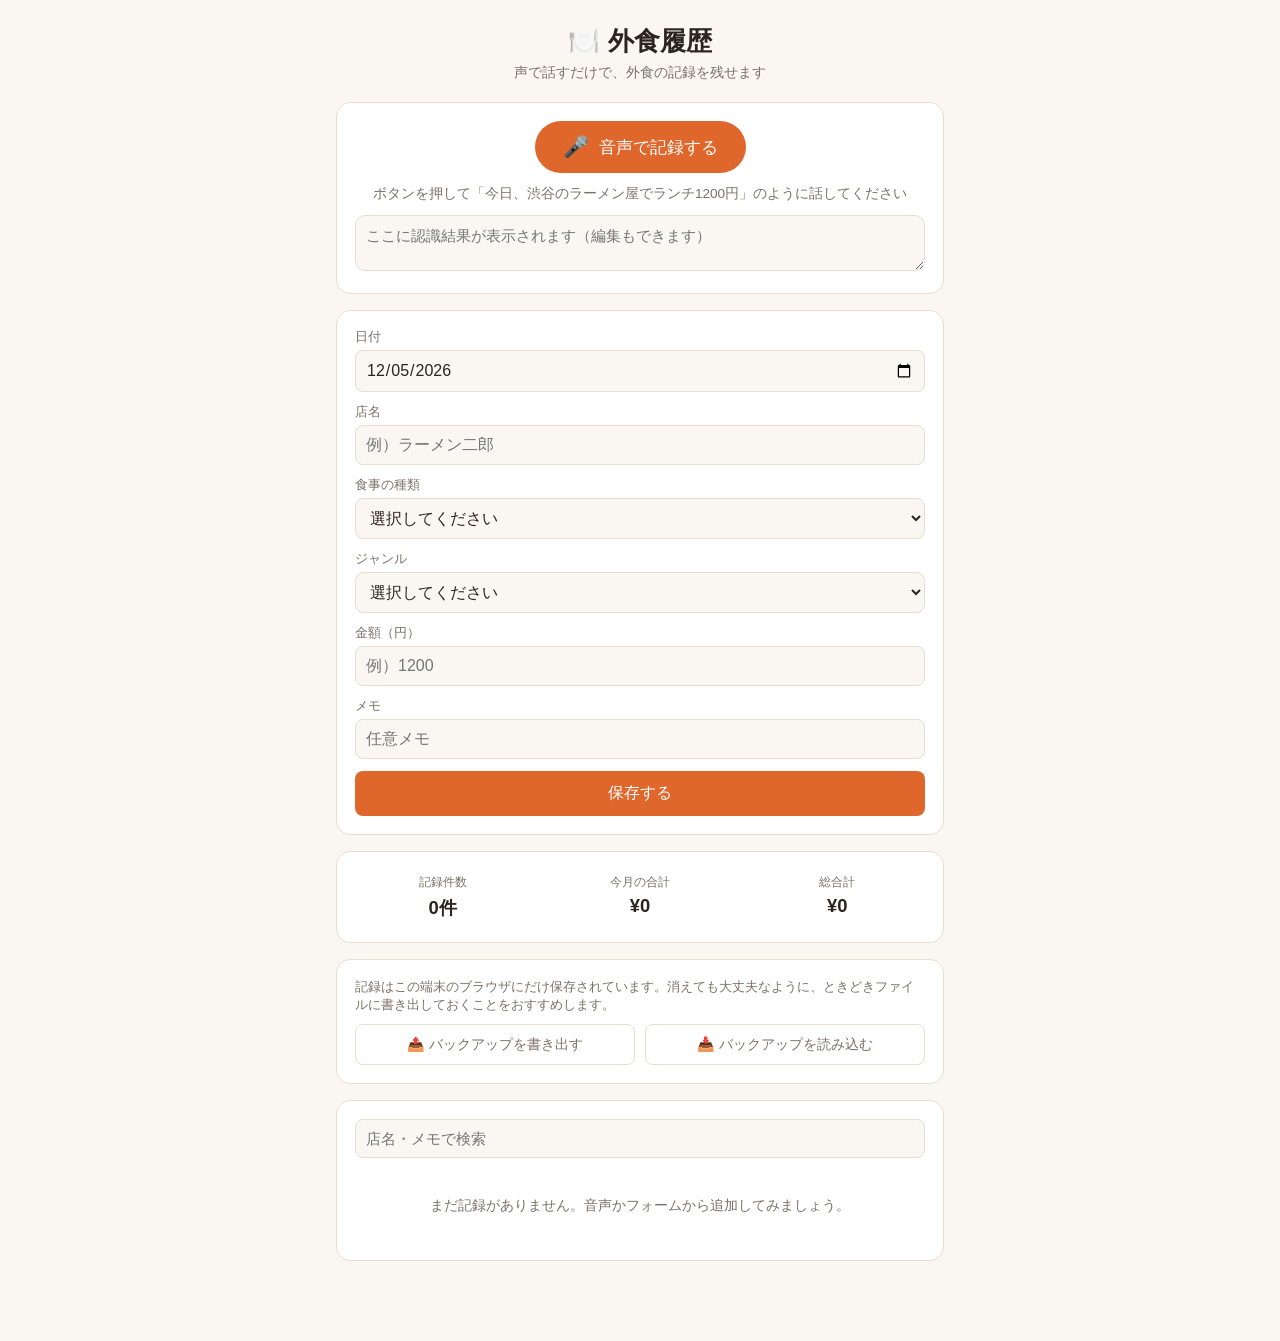
<file: index.html>
<!DOCTYPE html>
<html lang="ja">
<head>
<meta charset="UTF-8">
<meta name="viewport" content="width=device-width, initial-scale=1.0, viewport-fit=cover">
<title>外食履歴 | 音声で記録</title>
<meta name="theme-color" content="#e0672c">
<meta name="mobile-web-app-capable" content="yes">
<meta name="apple-mobile-web-app-capable" content="yes">
<meta name="apple-mobile-web-app-status-bar-style" content="black-translucent">
<meta name="apple-mobile-web-app-title" content="外食履歴">
<link rel="manifest" href="manifest.webmanifest">
<link rel="stylesheet" href="style.css?v=3">
</head>
<body>
<div class="app">
  <header class="app-header">
    <h1>🍽️ 外食履歴</h1>
    <p class="subtitle">声で話すだけで、外食の記録を残せます</p>
  </header>

  <section class="voice-panel" aria-label="音声入力">
    <button id="voiceBtn" class="voice-btn" type="button">
      <span class="voice-btn-icon" aria-hidden="true">🎤</span>
      <span class="voice-btn-label">音声で記録する</span>
    </button>
    <p id="voiceStatus" class="voice-status" role="status" aria-live="polite">
      ボタンを押して「今日、渋谷のラーメン屋でランチ1200円」のように話してください
    </p>
    <p id="voiceUnsupported" class="voice-unsupported" hidden>
      お使いのブラウザは音声入力に対応していません。下のフォームから手入力してください。
    </p>
    <textarea id="transcript" class="transcript" rows="2" placeholder="ここに認識結果が表示されます（編集もできます）"></textarea>
  </section>

  <section class="form-panel" aria-label="記録の内容">
    <form id="entryForm">
      <input type="hidden" id="entryId">
      <div class="field-row">
        <label for="date">日付</label>
        <input type="date" id="date" required>
      </div>
      <div class="field-row">
        <label for="store">店名</label>
        <input type="text" id="store" placeholder="例）ラーメン二郎" required>
      </div>
      <div class="field-row">
        <label for="mealType">食事の種類</label>
        <select id="mealType">
          <option value="">選択してください</option>
        </select>
      </div>
      <div class="field-row">
        <label for="genre">ジャンル</label>
        <select id="genre">
          <option value="">選択してください</option>
        </select>
      </div>
      <div class="field-row">
        <label for="amount">金額（円）</label>
        <input type="number" id="amount" min="0" step="1" placeholder="例）1200">
      </div>
      <div class="field-row">
        <label for="memo">メモ</label>
        <input type="text" id="memo" placeholder="任意メモ">
      </div>
      <div class="form-actions">
        <button type="submit" id="saveBtn" class="primary-btn">保存する</button>
        <button type="button" id="cancelEditBtn" class="ghost-btn" hidden>編集をキャンセル</button>
      </div>
    </form>
  </section>

  <section class="summary-panel" aria-label="集計">
    <div class="summary-card">
      <span class="summary-label">記録件数</span>
      <span id="summaryCount" class="summary-value">0件</span>
    </div>
    <div class="summary-card">
      <span class="summary-label">今月の合計</span>
      <span id="summaryMonthTotal" class="summary-value">¥0</span>
    </div>
    <div class="summary-card">
      <span class="summary-label">総合計</span>
      <span id="summaryTotal" class="summary-value">¥0</span>
    </div>
  </section>

  <section class="backup-panel" aria-label="バックアップ">
    <p class="backup-desc">記録はこの端末のブラウザにだけ保存されています。消えても大丈夫なように、ときどきファイルに書き出しておくことをおすすめします。</p>
    <div class="backup-actions">
      <button type="button" id="exportBtn" class="ghost-btn">📤 バックアップを書き出す</button>
      <button type="button" id="importBtn" class="ghost-btn">📥 バックアップを読み込む</button>
      <input type="file" id="importFile" accept="application/json,.json" hidden>
    </div>
  </section>

  <section class="history-panel" aria-label="外食履歴一覧">
    <div class="history-toolbar">
      <input type="search" id="searchInput" placeholder="店名・メモで検索">
    </div>
    <ul id="historyList" class="history-list"></ul>
    <p id="emptyState" class="empty-state" hidden>まだ記録がありません。音声かフォームから追加してみましょう。</p>
  </section>
</div>

<script src="app.js?v=7"></script>
</body>
</html>
</file>
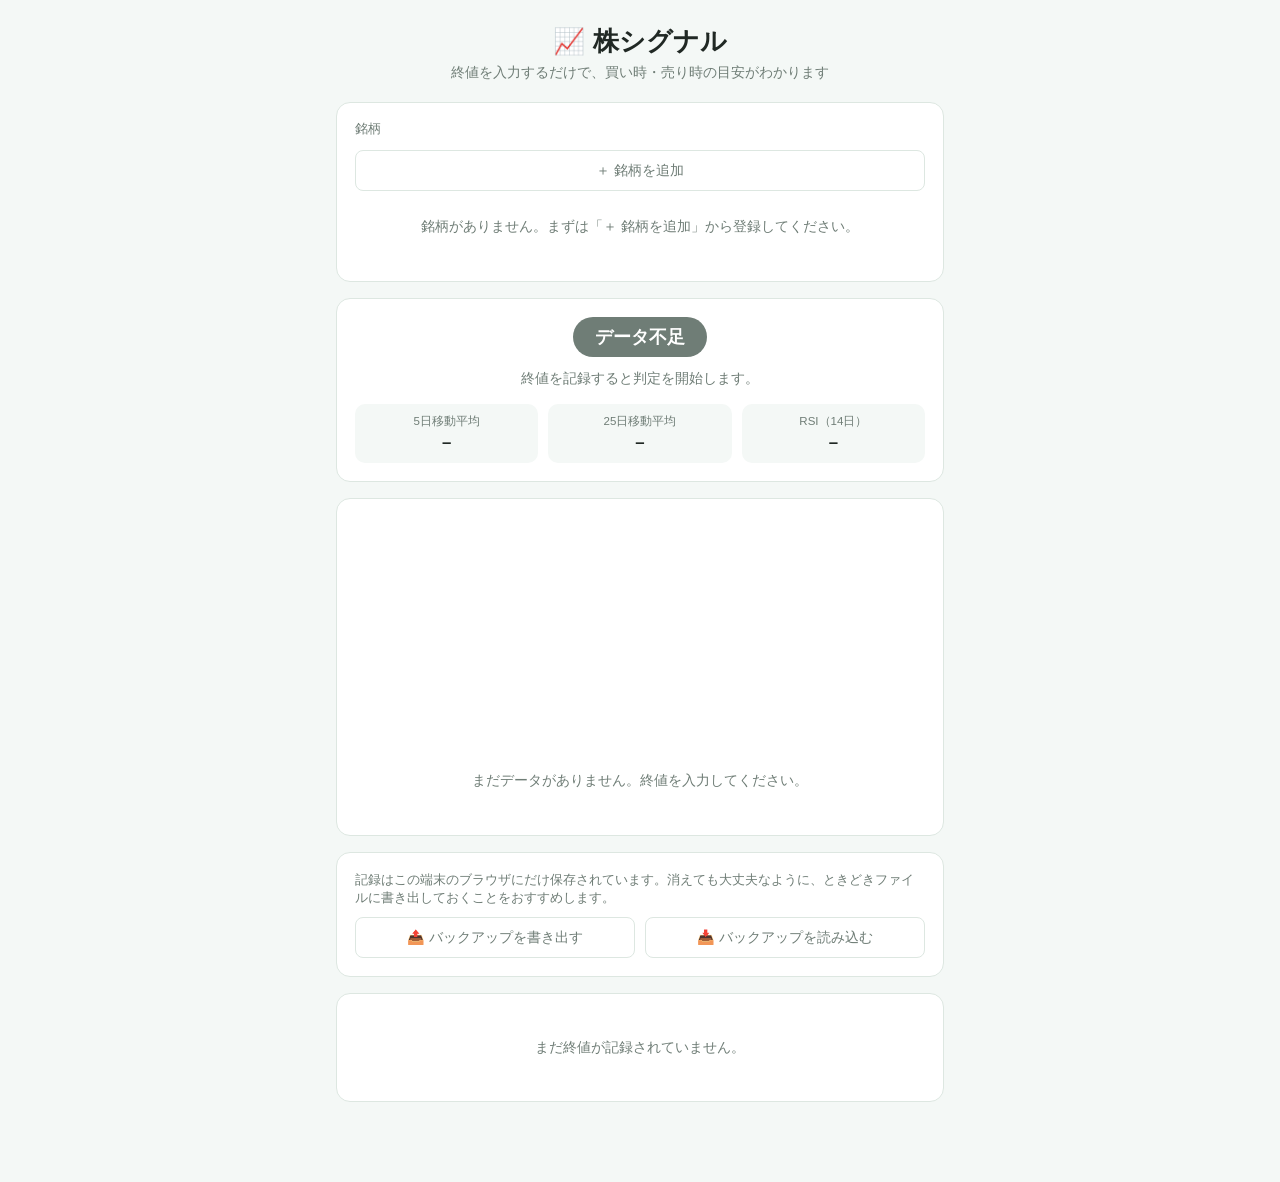
<file: stock-signal/index.html>
<!DOCTYPE html>
<html lang="ja">
<head>
<meta charset="UTF-8">
<meta name="viewport" content="width=device-width, initial-scale=1.0, viewport-fit=cover">
<title>株シグナル | 買い時・売り時判定</title>
<meta name="theme-color" content="#1f6f5c">
<meta name="mobile-web-app-capable" content="yes">
<meta name="apple-mobile-web-app-capable" content="yes">
<meta name="apple-mobile-web-app-status-bar-style" content="black-translucent">
<meta name="apple-mobile-web-app-title" content="株シグナル">
<link rel="manifest" href="manifest.webmanifest">
<link rel="stylesheet" href="style.css">
</head>
<body>
<div class="app">
  <header class="app-header">
    <h1>📈 株シグナル</h1>
    <p class="subtitle">終値を入力するだけで、買い時・売り時の目安がわかります</p>
  </header>

  <section class="stock-panel" aria-label="銘柄の選択">
    <div class="field-row">
      <label for="stockSelect">銘柄</label>
      <select id="stockSelect"></select>
    </div>
    <div class="stock-actions">
      <button type="button" id="newStockBtn" class="ghost-btn">＋ 銘柄を追加</button>
      <button type="button" id="deleteStockBtn" class="ghost-btn danger-text">🗑️ この銘柄を削除</button>
    </div>
    <form id="newStockForm" class="new-stock-form" hidden>
      <div class="field-row">
        <label for="newStockName">銘柄名・コード</label>
        <input type="text" id="newStockName" placeholder="例）トヨタ自動車 / 7203" required>
      </div>
      <div class="form-actions">
        <button type="submit" class="primary-btn">追加する</button>
        <button type="button" id="cancelNewStockBtn" class="ghost-btn">キャンセル</button>
      </div>
    </form>
    <p id="noStockState" class="empty-state" hidden>銘柄がありません。まずは「＋ 銘柄を追加」から登録してください。</p>
  </section>

  <section class="price-panel" aria-label="終値の入力">
    <form id="priceForm">
      <input type="hidden" id="priceId">
      <div class="field-row">
        <label for="priceDate">日付</label>
        <input type="date" id="priceDate" required>
      </div>
      <div class="field-row">
        <label for="priceClose">終値（円）</label>
        <input type="number" id="priceClose" min="0" step="0.1" placeholder="例）2450" required>
      </div>
      <div class="form-actions">
        <button type="submit" id="savePriceBtn" class="primary-btn">記録する</button>
        <button type="button" id="cancelPriceEditBtn" class="ghost-btn" hidden>編集をキャンセル</button>
      </div>
    </form>
  </section>

  <section class="judgment-panel" aria-label="判定結果">
    <div id="judgmentBadge" class="judgment-badge neutral">データ不足</div>
    <p id="judgmentMessage" class="judgment-message">終値を25件以上記録すると判定できます。</p>
    <div class="judgment-detail">
      <div class="detail-item">
        <span class="detail-label">5日移動平均</span>
        <span id="smaShortValue" class="detail-value">–</span>
      </div>
      <div class="detail-item">
        <span class="detail-label">25日移動平均</span>
        <span id="smaLongValue" class="detail-value">–</span>
      </div>
      <div class="detail-item">
        <span class="detail-label">RSI（14日）</span>
        <span id="rsiValue" class="detail-value">–</span>
      </div>
    </div>
    <p id="rsiNote" class="rsi-note" hidden></p>
  </section>

  <section class="chart-panel" aria-label="株価チャート">
    <canvas id="priceChart" width="600" height="240"></canvas>
    <p id="chartEmptyState" class="empty-state" hidden>まだデータがありません。終値を入力してください。</p>
  </section>

  <section class="backup-panel" aria-label="バックアップ">
    <p class="backup-desc">記録はこの端末のブラウザにだけ保存されています。消えても大丈夫なように、ときどきファイルに書き出しておくことをおすすめします。</p>
    <div class="backup-actions">
      <button type="button" id="exportBtn" class="ghost-btn">📤 バックアップを書き出す</button>
      <button type="button" id="importBtn" class="ghost-btn">📥 バックアップを読み込む</button>
      <input type="file" id="importFile" accept="application/json,.json" hidden>
    </div>
  </section>

  <section class="history-panel" aria-label="終値の履歴">
    <ul id="priceHistoryList" class="history-list"></ul>
    <p id="priceEmptyState" class="empty-state" hidden>まだ終値が記録されていません。</p>
  </section>
</div>

<script src="app.js"></script>
</body>
</html>
</file>
<file: style.css>
:root {
  --bg: #faf7f2;
  --surface: #ffffff;
  --text: #2b2420;
  --muted: #7a7168;
  --accent: #e0672c;
  --accent-dark: #c14f1c;
  --border: #e7ddd0;
  --danger: #c0392b;
  --radius: 14px;
  font-family: "Hiragino Sans", "Noto Sans JP", -apple-system, BlinkMacSystemFont, sans-serif;
}

* {
  box-sizing: border-box;
}

body {
  margin: 0;
  background: var(--bg);
  color: var(--text);
  min-height: 100vh;
}

.app {
  max-width: 640px;
  margin: 0 auto;
  padding: 24px 16px 64px;
}

.app-header {
  text-align: center;
  margin-bottom: 20px;
}

.app-header h1 {
  margin: 0 0 4px;
  font-size: 1.6rem;
}

.subtitle {
  margin: 0;
  color: var(--muted);
  font-size: 0.9rem;
}

section {
  background: var(--surface);
  border: 1px solid var(--border);
  border-radius: var(--radius);
  padding: 18px;
  margin-bottom: 16px;
}

.voice-panel {
  text-align: center;
}

.voice-btn {
  display: inline-flex;
  align-items: center;
  gap: 10px;
  border: none;
  background: var(--accent);
  color: #fff;
  padding: 14px 28px;
  font-size: 1.05rem;
  border-radius: 999px;
  cursor: pointer;
  transition: background 0.15s ease, transform 0.1s ease;
}

.voice-btn:hover {
  background: var(--accent-dark);
}

.voice-btn:active {
  transform: scale(0.97);
}

.voice-btn.recording {
  background: var(--danger);
  animation: pulse 1.2s infinite;
}

.voice-btn.ready {
  background: #2f9e58;
}

.voice-btn.ready:hover {
  background: #257d45;
}

.voice-btn-icon {
  font-size: 1.3rem;
}

@keyframes pulse {
  0% { box-shadow: 0 0 0 0 rgba(192, 57, 43, 0.4); }
  70% { box-shadow: 0 0 0 12px rgba(192, 57, 43, 0); }
  100% { box-shadow: 0 0 0 0 rgba(192, 57, 43, 0); }
}

.voice-status {
  margin: 12px 0 0;
  font-size: 0.85rem;
  color: var(--muted);
}

.voice-unsupported {
  margin: 12px 0 0;
  font-size: 0.85rem;
  color: var(--danger);
}

.transcript {
  width: 100%;
  margin-top: 12px;
  border: 1px solid var(--border);
  border-radius: 10px;
  padding: 10px;
  font-size: 0.95rem;
  resize: vertical;
  font-family: inherit;
  background: var(--bg);
}

.field-row {
  display: flex;
  flex-direction: column;
  gap: 4px;
  margin-bottom: 12px;
}

.field-row label {
  font-size: 0.8rem;
  color: var(--muted);
}

.field-row input,
.field-row select {
  border: 1px solid var(--border);
  border-radius: 8px;
  padding: 10px;
  font-size: 1rem;
  font-family: inherit;
  background: var(--bg);
  color: var(--text);
}

.form-actions {
  display: flex;
  gap: 10px;
  margin-top: 8px;
}

.primary-btn {
  flex: 1;
  border: none;
  background: var(--accent);
  color: #fff;
  padding: 12px;
  border-radius: 8px;
  font-size: 1rem;
  cursor: pointer;
}

.primary-btn:hover {
  background: var(--accent-dark);
}

.ghost-btn {
  border: 1px solid var(--border);
  background: transparent;
  color: var(--muted);
  padding: 12px;
  border-radius: 8px;
  cursor: pointer;
}

.summary-panel {
  display: flex;
  gap: 10px;
  padding: 12px;
}

.summary-card {
  flex: 1;
  text-align: center;
  padding: 10px 4px;
}

.summary-label {
  display: block;
  font-size: 0.75rem;
  color: var(--muted);
}

.summary-value {
  display: block;
  font-size: 1.15rem;
  font-weight: 700;
  margin-top: 4px;
}

.backup-desc {
  margin: 0 0 10px;
  font-size: 0.82rem;
  color: var(--muted);
}

.backup-actions {
  display: flex;
  flex-wrap: wrap;
  gap: 10px;
}

.backup-actions .ghost-btn {
  flex: 1;
  min-width: 150px;
  padding: 10px 12px;
  font-size: 0.88rem;
}

.history-toolbar {
  margin-bottom: 12px;
}

#searchInput {
  width: 100%;
  border: 1px solid var(--border);
  border-radius: 8px;
  padding: 10px;
  font-size: 0.95rem;
  background: var(--bg);
  color: var(--text);
  font-family: inherit;
}

.history-list {
  list-style: none;
  margin: 0;
  padding: 0;
  display: flex;
  flex-direction: column;
  gap: 10px;
}

.history-item {
  border: 1px solid var(--border);
  border-radius: 10px;
  padding: 12px;
  display: flex;
  justify-content: space-between;
  align-items: flex-start;
  gap: 10px;
}

.history-main {
  display: flex;
  flex-direction: column;
  gap: 2px;
}

.history-store {
  font-weight: 700;
  font-size: 1rem;
}

.history-meta {
  font-size: 0.8rem;
  color: var(--muted);
}

.history-genre {
  display: inline-block;
  background: #f4e6da;
  color: var(--accent-dark);
  border-radius: 999px;
  padding: 1px 8px;
  font-size: 0.72rem;
  margin-right: 6px;
}

.history-mealtype {
  display: inline-block;
  border-radius: 999px;
  padding: 1px 8px;
  font-size: 0.72rem;
  margin-right: 6px;
  font-weight: 700;
}

.history-mealtype.breakfast {
  background: #fdf0c9;
  color: #8a6b00;
}

.history-mealtype.lunch {
  background: #dcefe0;
  color: #2f7a45;
}

.history-mealtype.dinner {
  background: #e2e0fb;
  color: #4b3fb0;
}

.history-mealtype.snack {
  background: #fce3ec;
  color: #b23a6a;
}

.history-memo {
  font-size: 0.82rem;
  color: var(--muted);
  margin-top: 4px;
}

.history-side {
  display: flex;
  flex-direction: column;
  align-items: flex-end;
  gap: 6px;
}

.history-amount {
  font-weight: 700;
  font-size: 1.05rem;
}

.history-actions {
  display: flex;
  gap: 6px;
}

.icon-btn {
  border: none;
  background: transparent;
  cursor: pointer;
  font-size: 0.95rem;
  color: var(--muted);
  padding: 2px 4px;
}

.icon-btn:hover {
  color: var(--text);
}

.icon-btn.delete:hover {
  color: var(--danger);
}

.empty-state {
  text-align: center;
  color: var(--muted);
  font-size: 0.9rem;
  padding: 12px 0;
}
</file>
<file: stock-signal/style.css>
:root {
  --bg: #f4f8f6;
  --surface: #ffffff;
  --text: #202824;
  --muted: #6f7d76;
  --accent: #1f6f5c;
  --accent-dark: #16523f;
  --border: #dde7e1;
  --danger: #c0392b;
  --up: #1f8a4c;
  --down: #c0392b;
  --radius: 14px;
  font-family: "Hiragino Sans", "Noto Sans JP", -apple-system, BlinkMacSystemFont, sans-serif;
}

* {
  box-sizing: border-box;
}

body {
  margin: 0;
  background: var(--bg);
  color: var(--text);
  min-height: 100vh;
}

.app {
  max-width: 640px;
  margin: 0 auto;
  padding: 24px 16px 64px;
}

.app-header {
  text-align: center;
  margin-bottom: 20px;
}

.app-header h1 {
  margin: 0 0 4px;
  font-size: 1.6rem;
}

.subtitle {
  margin: 0;
  color: var(--muted);
  font-size: 0.9rem;
}

section {
  background: var(--surface);
  border: 1px solid var(--border);
  border-radius: var(--radius);
  padding: 18px;
  margin-bottom: 16px;
}

.field-row {
  display: flex;
  flex-direction: column;
  gap: 4px;
  margin-bottom: 12px;
}

.field-row label {
  font-size: 0.8rem;
  color: var(--muted);
}

.field-row input,
.field-row select {
  border: 1px solid var(--border);
  border-radius: 8px;
  padding: 10px;
  font-size: 1rem;
  font-family: inherit;
  background: var(--bg);
  color: var(--text);
}

.form-actions {
  display: flex;
  gap: 10px;
  margin-top: 8px;
}

.primary-btn {
  flex: 1;
  border: none;
  background: var(--accent);
  color: #fff;
  padding: 12px;
  border-radius: 8px;
  font-size: 1rem;
  cursor: pointer;
}

.primary-btn:hover {
  background: var(--accent-dark);
}

.ghost-btn {
  border: 1px solid var(--border);
  background: transparent;
  color: var(--muted);
  padding: 12px;
  border-radius: 8px;
  cursor: pointer;
}

.ghost-btn:hover {
  color: var(--text);
}

.ghost-btn.danger-text {
  color: var(--danger);
}

.stock-actions {
  display: flex;
  flex-wrap: wrap;
  gap: 10px;
}

.stock-actions .ghost-btn {
  flex: 1;
  min-width: 150px;
  padding: 10px 12px;
  font-size: 0.88rem;
}

.new-stock-form {
  margin-top: 14px;
  padding-top: 14px;
  border-top: 1px dashed var(--border);
}

.judgment-panel {
  text-align: center;
}

.judgment-badge {
  display: inline-block;
  padding: 8px 22px;
  border-radius: 999px;
  font-size: 1.1rem;
  font-weight: 700;
  color: #fff;
  background: var(--muted);
}

.judgment-badge.buy {
  background: var(--up);
}

.judgment-badge.sell {
  background: var(--down);
}

.judgment-badge.hold-buy {
  background: #6fae5a;
}

.judgment-badge.hold-sell {
  background: #cf7b4f;
}

.judgment-badge.neutral,
.judgment-badge.unknown {
  background: var(--muted);
}

.judgment-message {
  margin: 12px 0 0;
  font-size: 0.9rem;
  color: var(--muted);
}

.judgment-detail {
  display: flex;
  gap: 10px;
  margin-top: 16px;
}

.detail-item {
  flex: 1;
  text-align: center;
  padding: 10px 4px;
  background: var(--bg);
  border-radius: 10px;
}

.detail-label {
  display: block;
  font-size: 0.72rem;
  color: var(--muted);
}

.detail-value {
  display: block;
  font-size: 1.05rem;
  font-weight: 700;
  margin-top: 4px;
}

.rsi-note {
  margin: 14px 0 0;
  font-size: 0.85rem;
  color: var(--accent-dark);
  background: #eaf4f0;
  border-radius: 8px;
  padding: 10px;
}

.chart-panel canvas {
  width: 100%;
  height: auto;
  display: block;
}

.backup-desc {
  margin: 0 0 10px;
  font-size: 0.82rem;
  color: var(--muted);
}

.backup-actions {
  display: flex;
  flex-wrap: wrap;
  gap: 10px;
}

.backup-actions .ghost-btn {
  flex: 1;
  min-width: 150px;
  padding: 10px 12px;
  font-size: 0.88rem;
}

.history-list {
  list-style: none;
  margin: 0;
  padding: 0;
  display: flex;
  flex-direction: column;
  gap: 10px;
}

.history-item {
  border: 1px solid var(--border);
  border-radius: 10px;
  padding: 12px;
  display: flex;
  justify-content: space-between;
  align-items: center;
  gap: 10px;
}

.history-main {
  display: flex;
  flex-direction: column;
  gap: 2px;
}

.history-date {
  font-weight: 700;
  font-size: 0.95rem;
}

.history-change {
  font-size: 0.78rem;
}

.history-change.up {
  color: var(--up);
}

.history-change.down {
  color: var(--down);
}

.history-side {
  display: flex;
  align-items: center;
  gap: 10px;
}

.history-close {
  font-weight: 700;
  font-size: 1.05rem;
}

.history-actions {
  display: flex;
  gap: 6px;
}

.icon-btn {
  border: none;
  background: transparent;
  cursor: pointer;
  font-size: 0.95rem;
  color: var(--muted);
  padding: 2px 4px;
}

.icon-btn:hover {
  color: var(--text);
}

.icon-btn.delete:hover {
  color: var(--danger);
}

.empty-state {
  text-align: center;
  color: var(--muted);
  font-size: 0.9rem;
  padding: 12px 0;
}
</file>
